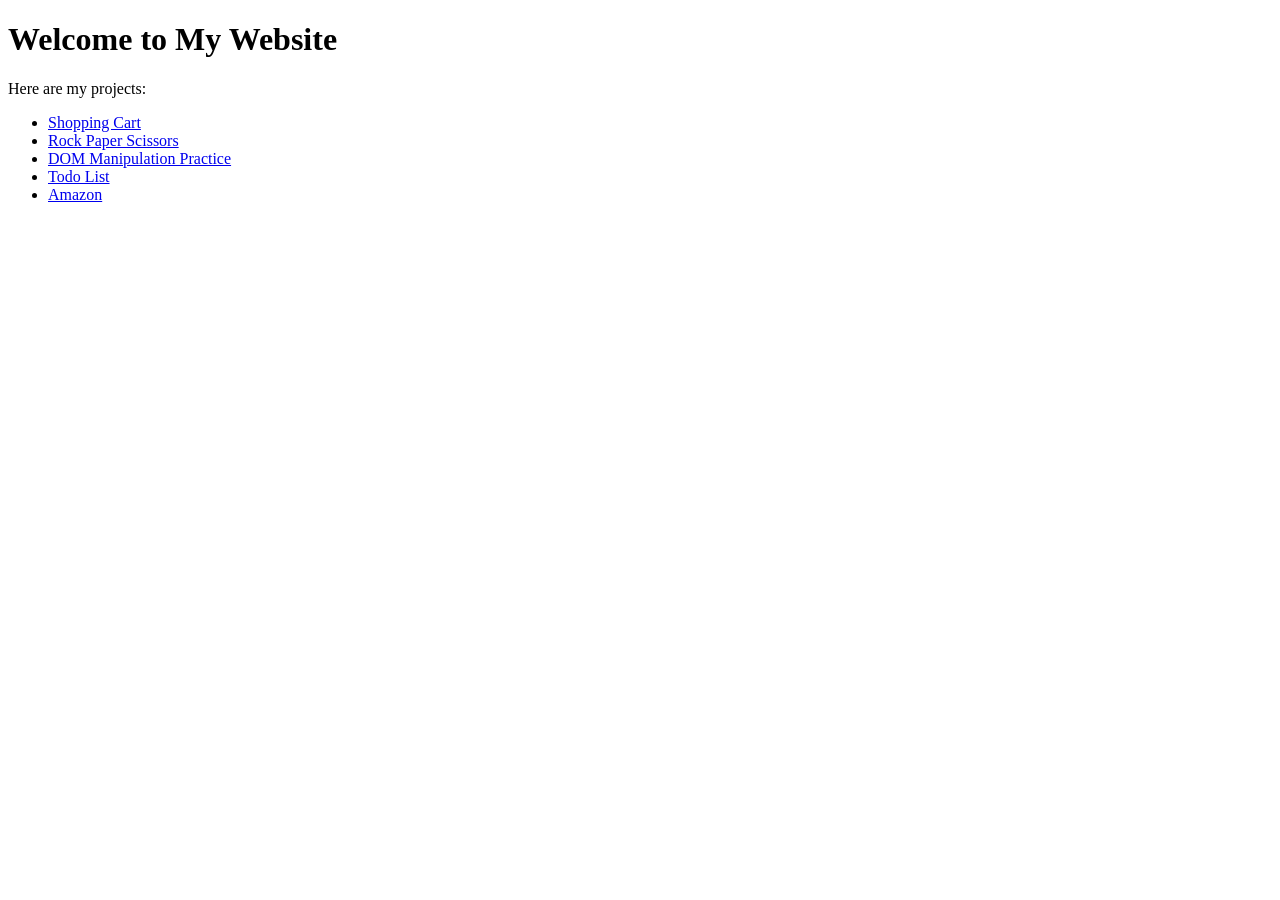
<file: index.html>
<!DOCTYPE html>
<html lang="en">
  <head>
    <meta charset="UTF-8" />
    <title>Project website</title>
  </head>
  <body>
    <h1>Welcome to My Website</h1>
    <p>Here are my projects:</p>
    <ul>
      <li><a href="05-cart.html">Shopping Cart</a></li>
      <li>
        <a href="12-rock-paper-scissors.html">Rock Paper Scissors</a>
      </li>
      <li><a href="09-dom-project.html">DOM Manipulation Practice</a></li>
      <li>
        <a href="11-todo-list.html">Todo List</a>
      </li>
      <li>
        <a href="javascript-amazon-project-main/amazon.html">Amazon</a>
      </li>
    </ul>
  </body>
</html>
</file>
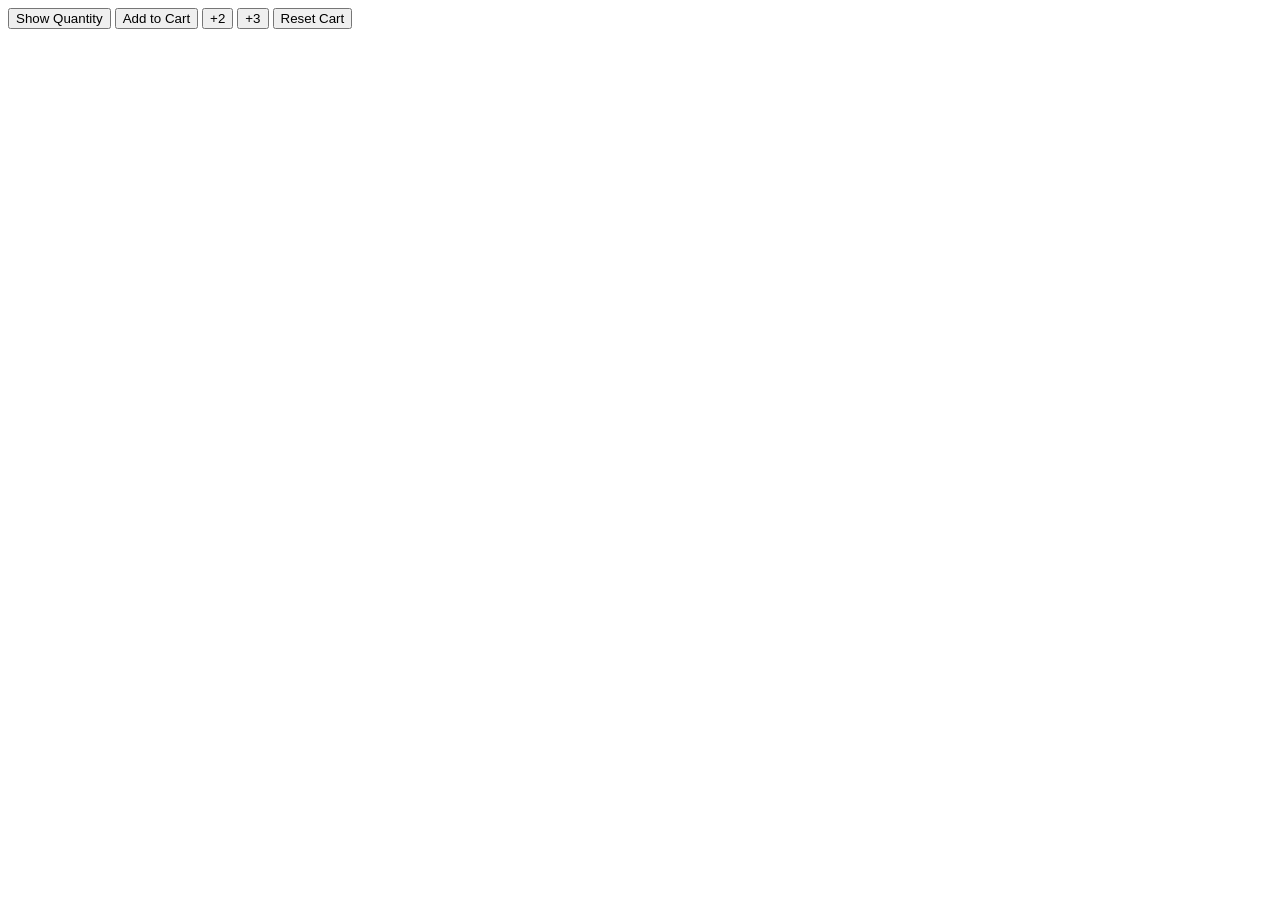
<file: 05-cart.html>
<!DOCTYPE html>
<html>
    <head>
        <title>Cart Quantity</title>
    </head>
    <body>
        <button onclick="
            console.log(`Cart quantity: ${cartQuantity}`);
        ">Show Quantity</button>
        <button onclick="cartQuantity++;
        console.log(`Cart quantity: ${cartQuantity}`)">Add to Cart</button>
        <button onclick="cartQuantity+=2;
        console.log(`Cart quantity: ${cartQuantity}`)">+2</button>
        <button onclick="cartQuantity+=3;
        console.log(`Cart quantity: ${cartQuantity}`)">+3</button>
        <button onclick="cartQuantity=0;
        console.log(`Cart was reset.`)
        console.log(`Cart quantity: ${cartQuantity}`)">Reset Cart</button>
        <script>
            let cartQuantity=0;

        </script>
    </body>
</html>
</file>
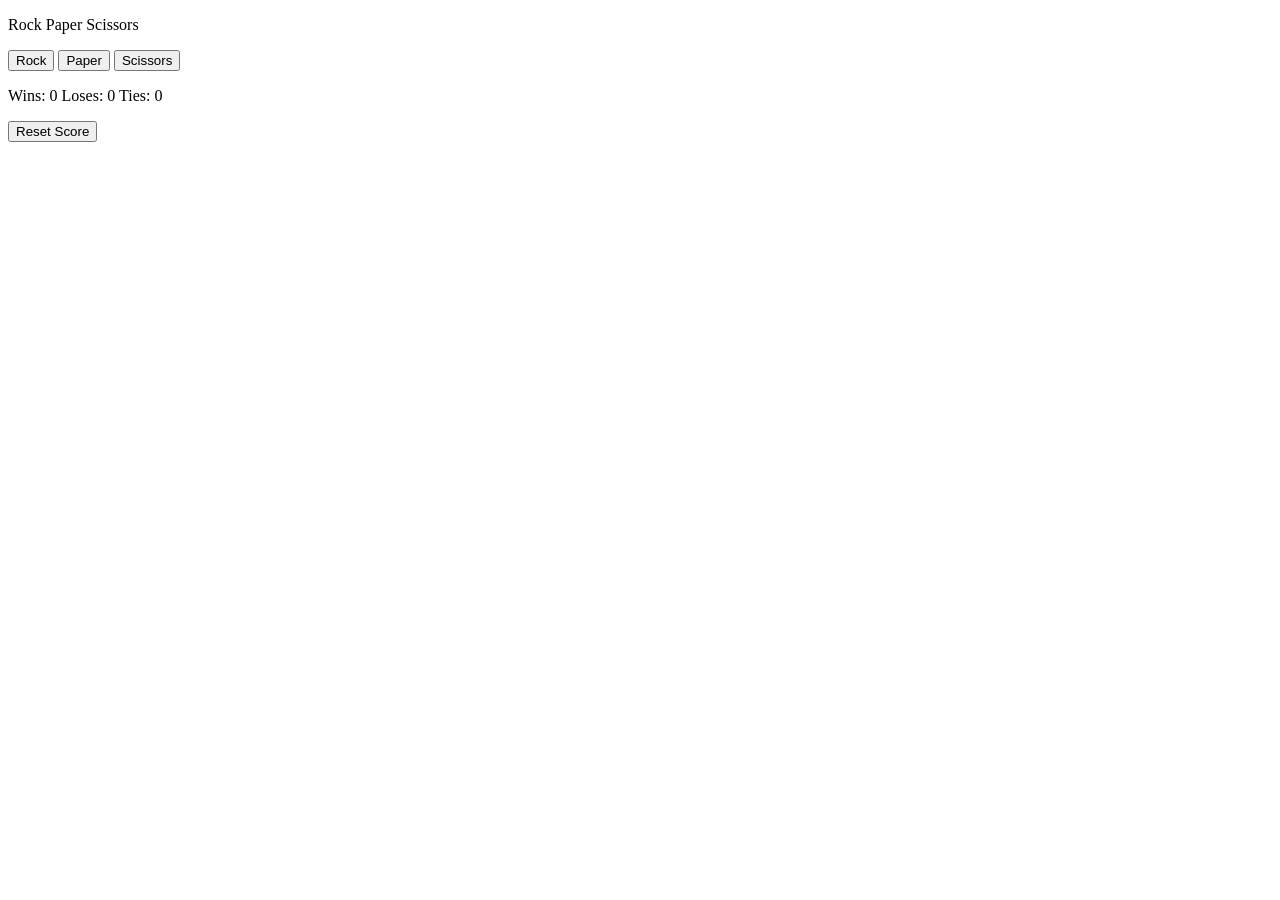
<file: 06-rock-paper-scissors.html>
<!DOCTYPE html>
<html>
    <head>
        <title>Rock Paper Scissors</title>
    </head>
    <body>
        <p>Rock Paper Scissors</p>
        <button onclick="
            playGame('rock');
        ">Rock</button>
        <button onclick="playGame('paper')">Paper</button>
        <button onclick="playGame('scissors')">Scissors</button>
        <p class="js-result"></p>
        <p class="js-moves"></p>
        <p class="js-score"></p>
        <button onclick="
            score.wins=0;
            score.loses=0;
            score.ties=0;
            localStorage.removeItem('score')
            updateScoreElement();
        ">Reset Score</button>
        <script>
            let score=JSON.parse(localStorage.getItem('score'))||{
                wins:0,
                loses:0,
                ties:0
            };
            updateScoreElement();

            function pickComputermove(){
                const randomNumber =Math.random();
                let computerMove='';
                if(randomNumber>=0&&randomNumber<1/3){
                    computerMove='rock';
                }
                else if(randomNumber>=1/3&&randomNumber<2/3){
                    computerMove='paper';
                }
                else{
                    computerMove='scissors';
                }
                return computerMove;
            }
            function playGame(playerMove){
                const computerMove=pickComputermove();
                let result='';
                if(computerMove==='rock'){
                    if(playerMove==='rock'){
                        result='Tie.'
                    }
                    else if(playerMove==='scissors'){
                        result='You lose.'
                    }
                    else{
                        result='You win.'
                    }
                }
                else if(computerMove==='paper'){
                    if(playerMove==='rock'){
                        result='You lose.'
                    }
                    else if(playerMove==='scissors'){
                        result='You win.'
                    }
                    else{
                        result='Tie.'
                    }
                }
                else{
                    if(playerMove==='rock'){
                        result='You win.'
                    }
                    else if(playerMove==='scissors'){
                        result='Tie.'
                    }
                    else{
                        result='You lose.'
                    }
                }
                if(result==='You win.'){
                    score.wins++;
                }
                else if(result==='You lose.'){
                    score.loses++;
                }
                else{
                    score.ties++;
                }
                localStorage.setItem('score',JSON.stringify(score));

                updateScoreElement();
                document.querySelector('.js-result').innerHTML=
                    result;

                document.querySelector('.js-moves').innerHTML=
                    `You ${playerMove} - ${computerMove} Computer`;
            }
            function updateScoreElement(){
                document.querySelector('.js-score').innerHTML=
                    `Wins: ${score.wins} Loses: ${score.loses} Ties: ${score.ties}`;
            }
        </script>
    </body>
</html>
</file>
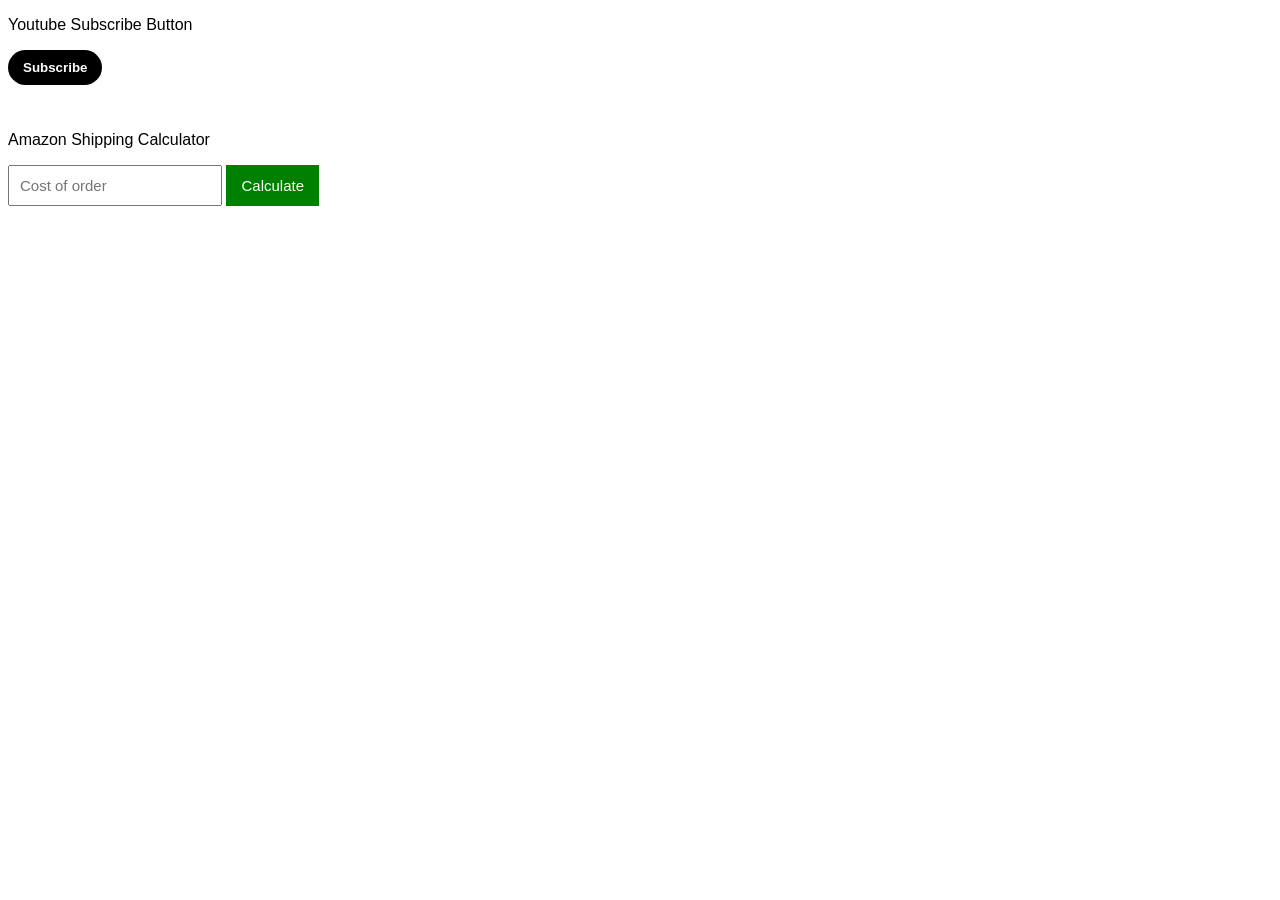
<file: 09-dom-project.html>
<!DOCTYPE html>
<html>
    <head>
        <title>DOM Project</title>
        <style>
            body{
                font-family: Arial;
            }
            .subscribe-button{
                border: none;
                background-color: black;
                color: white;
                padding-bottom: 10px;
                padding-top: 10px;
                padding-left: 15px;
                padding-right: 15px;
                font-weight: bold;
                border-radius: 50px;
                cursor:pointer;
                margin-bottom: 30px ;
            }
            .is-subscribed{
                background-color: rgb(240,240,240);
                color: black;
            }
            .cost-input{
                font-size: 15px;
                padding:10px;
            }
            .calculate-button{
                background-color: green;
                color: white;
                border: none;
                font-size: 15px;
                padding: 12px 15px;
                cursor: pointer;
            }
        </style>
    </head>
    <body>
        <p>Youtube Subscribe Button</p>
        <button onclick="
            subscribe();
        " class="js-subscribe-button subscribe-button">
            Subscribe</button>
        <p>Amazon Shipping Calculator</p>
        <input placeholder="Cost of order" class="js-cost-input cost-input" onkeydown="
            handleCostKeyDown(event);
        ">
        <button onclick="
            calculateTotalCost();
        " class="calculate-button">Calculate</button>
        <p class="js-total-cost"></p>
        <script>
            function handleCostKeyDown(event){
                if(event.key==='Enter'){
                calculateTotalCost();
            }
            }
            function calculateTotalCost(){
                const inputElement=document.querySelector('.js-cost-input')
                let cost=Number(inputElement.value);
                if(cost<40){
                    cost+=10;
                }
                document.querySelector('.js-total-cost').innerHTML=`$${cost}`
            }
            function subscribe(){
                const buttonElement = document.querySelector('.js-subscribe-button');
                if(buttonElement.innerText==='Subscribe'){
                    buttonElement.innerText='Subscribed';
                    buttonElement.classList.add('is-subscribed');
                }
                else{
                    buttonElement.innerText='Subscribe';
                    buttonElement.classList.remove('is-subscribed');
                }
            }
        </script>
    </body>
</html>
</file>
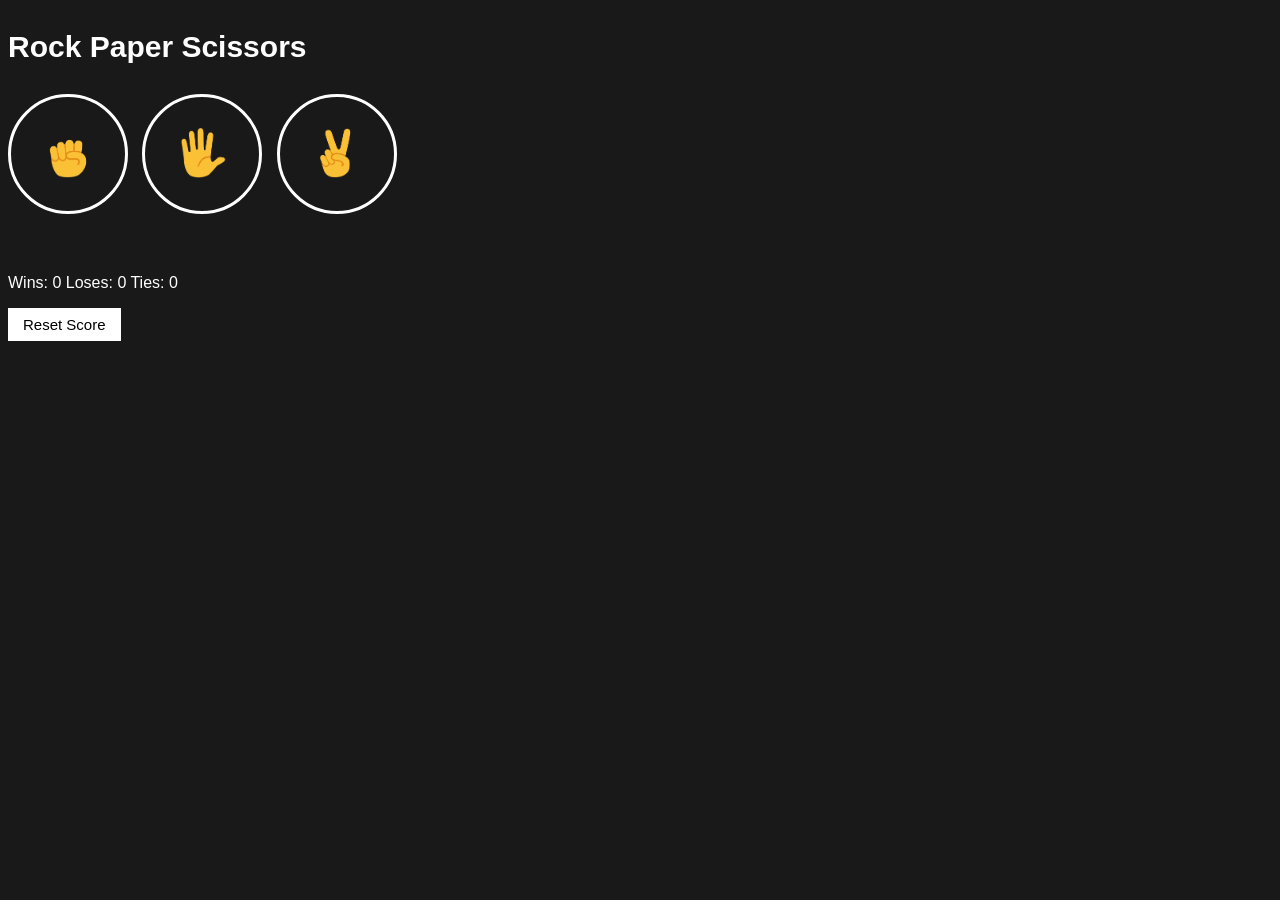
<file: 10-rock-paper-scissors.html>
<!DOCTYPE html>
<html>
  <head>
    <title>Rock Paper Scissors</title>
    <link rel="stylesheet" href="styles/10-rock-paper-scissors.css" />
  </head>
  <body>
    <p class="title">Rock Paper Scissors</p>
    <button
      onclick="
            playGame('rock');
        "
      class="move-button"
    >
      <img src="images/rock-emoji.png" class="move-icon" />
    </button>
    <button onclick="playGame('paper')" class="move-button">
      <img src="images/paper-emoji.png" class="move-icon" />
    </button>
    <button onclick="playGame('scissors')" class="move-button">
      <img src="images/scissors-emoji.png" class="move-icon" />
    </button>
    <p class="js-result result"></p>
    <p class="js-moves"></p>
    <p class="js-score score"></p>
    <button
      onclick="
            score.wins=0;
            score.loses=0;
            score.ties=0;
            localStorage.removeItem('score')
            updateScoreElement();
        "
      class="reset-score-button"
    >
      Reset Score
    </button>
    <script src="scripts/10-rock-paper-scissors.js"></script>
  </body>
</html>
</file>
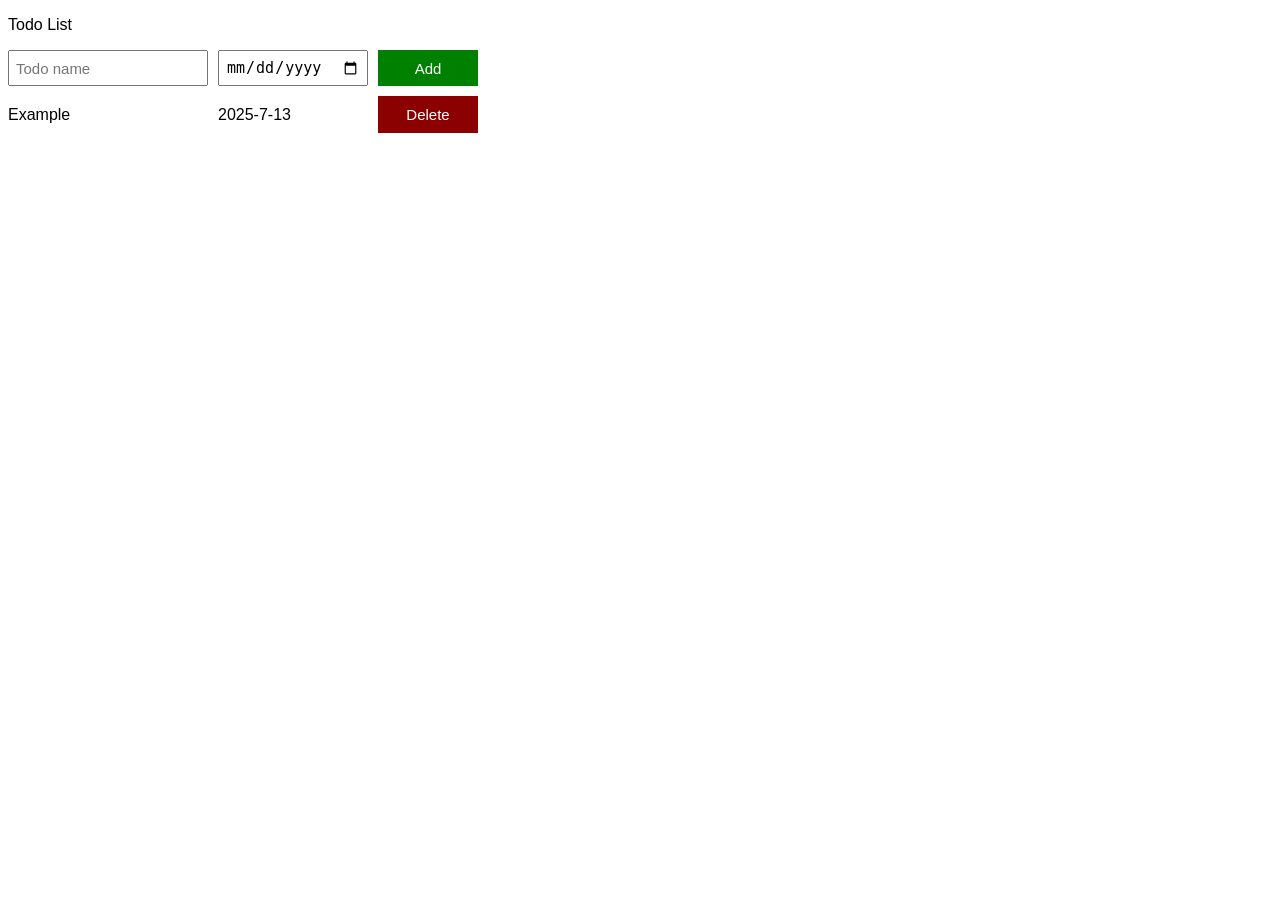
<file: 11-todo-list.html>
<!DOCTYPE html>
<html>
  <head>
    <title>Todo List</title>
    <link rel="stylesheet" href="styles/11-todo-list.css" />
  </head>
  <body>
    <p>Todo List</p>
    <div class="todo-input-grid">
      <input placeholder="Todo name" class="js-name-input name-input" />
      <input type="date" class="js-due-date-input due-date-input" />
      <button
        onclick="
      addTodo();
    "
        class="add-todo-button"
      >
        Add
      </button>
    </div>
    <div class="js-todolist todo-grid"></div>
    <script src="scripts/11-todo-list.js"></script>
  </body>
</html>
</file>
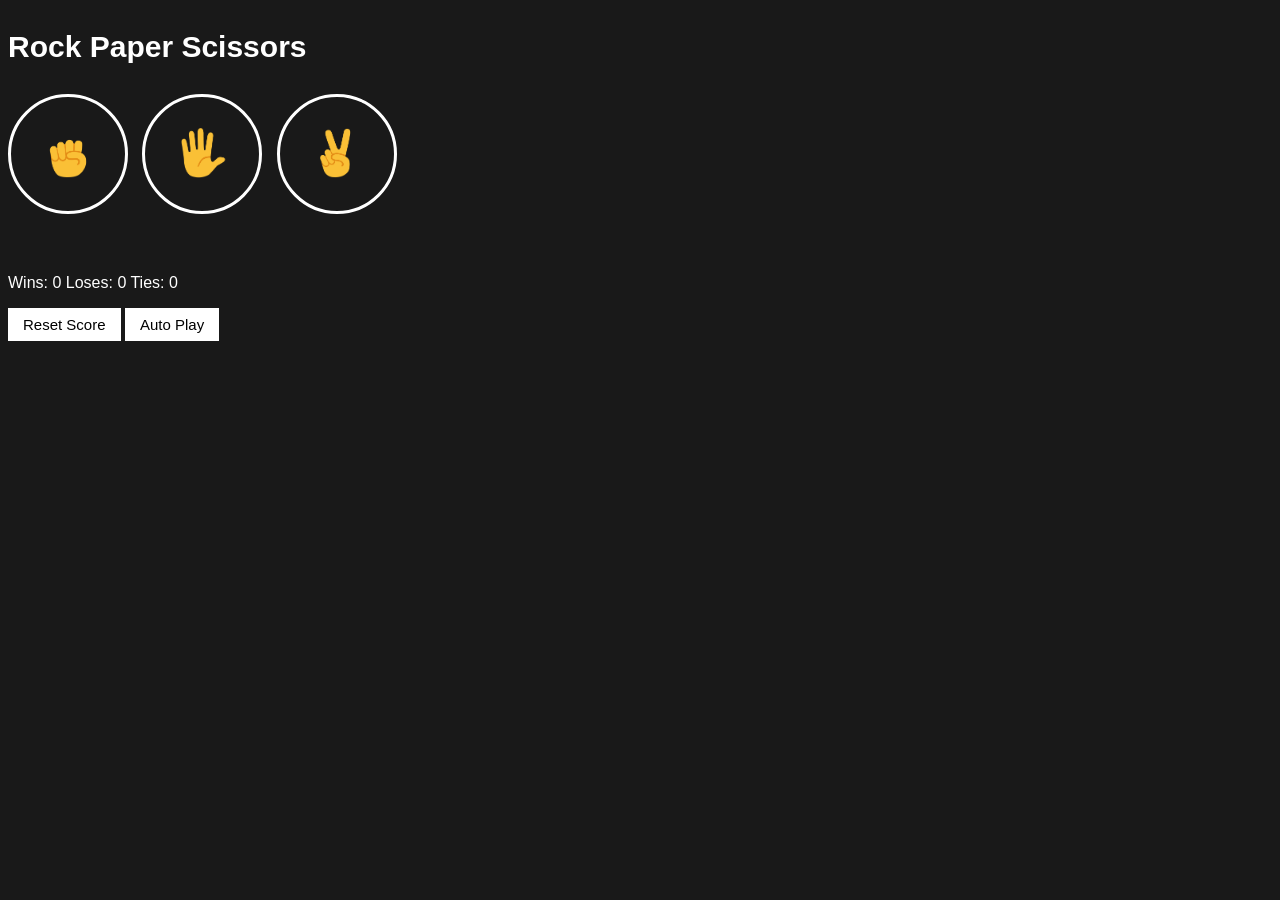
<file: 12-rock-paper-scissors.html>
<!DOCTYPE html>
<html>
  <head>
    <title>Rock Paper Scissors</title>
    <link rel="stylesheet" href="styles/12-rock-paper-scissors.css" />
  </head>
  <body>
    <p class="title">Rock Paper Scissors</p>
    <button
      onclick="
            playGame('rock');
        "
      class="move-button"
    >
      <img src="images/rock-emoji.png" class="move-icon" />
    </button>
    <button onclick="playGame('paper')" class="move-button">
      <img src="images/paper-emoji.png" class="move-icon" />
    </button>
    <button onclick="playGame('scissors')" class="move-button">
      <img src="images/scissors-emoji.png" class="move-icon" />
    </button>
    <p class="js-result result"></p>
    <p class="js-moves"></p>
    <p class="js-score score"></p>
    <button
      onclick="
            score.wins=0;
            score.loses=0;
            score.ties=0;
            localStorage.removeItem('score')
            updateScoreElement();
        "
      class="reset-score-button"
    >
      Reset Score
    </button>
    <button
      class="auto-play-button"
      onclick="
        autoplay();
    "
    >
      Auto Play
    </button>
    <script src="scripts/12-rock-paper-scissors.js"></script>
  </body>
</html>
</file>
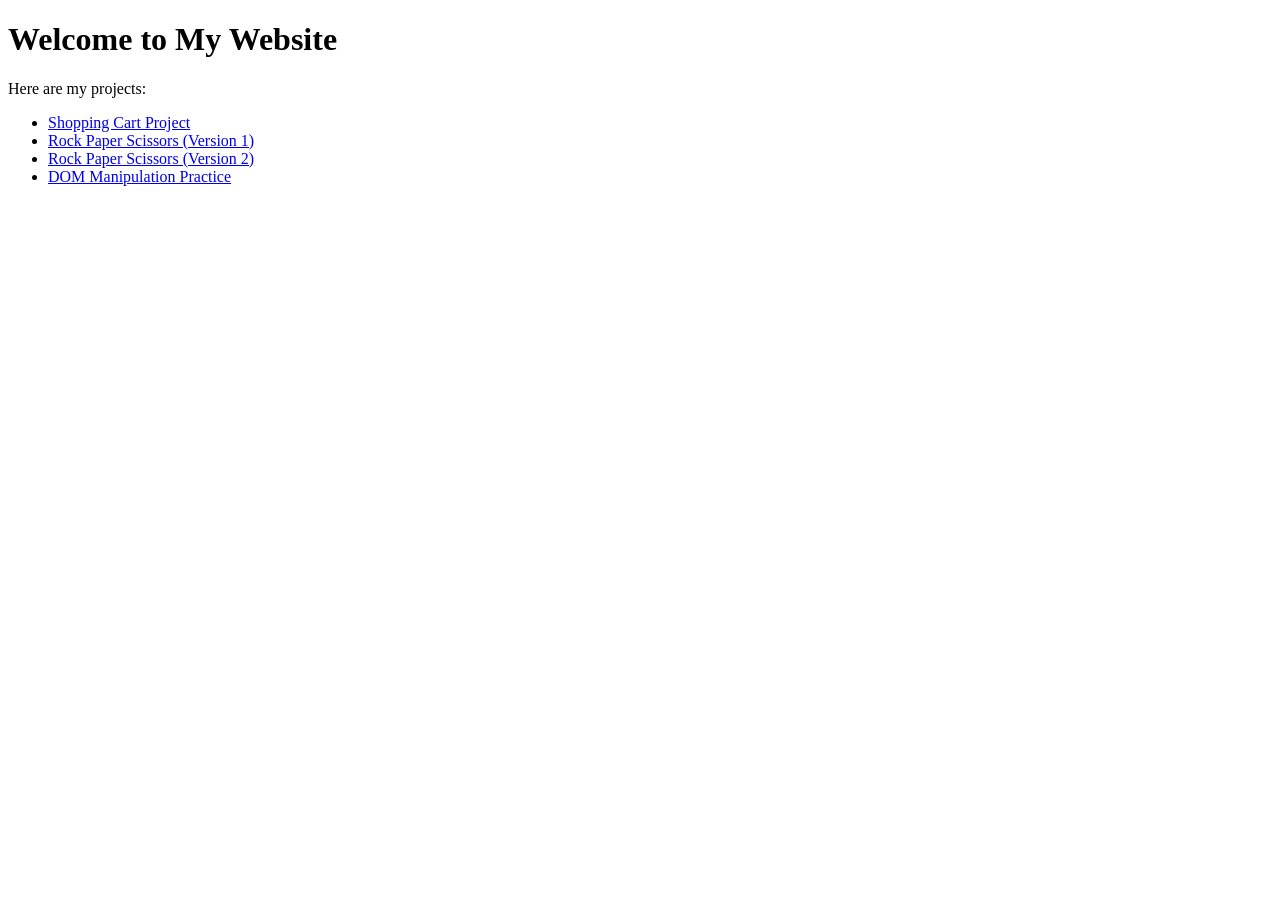
<file: website.html>
<!DOCTYPE html>
<html lang="en">
<head>
  <meta charset="UTF-8">
  <title>Project website</title>
</head>
<body>
  <h1>Welcome to My Website</h1>
  <p>Here are my projects:</p>
  <ul>
    <li><a href="05-cart.html">Shopping Cart Project</a></li>
    <li><a href="06-rock-paper-scissors.html">Rock Paper Scissors (Version 1)</a></li>
    <li><a href="10-rock-paper-scissors.html">Rock Paper Scissors (Version 2)</a></li>
    <li><a href="09-dom-project.html">DOM Manipulation Practice</a></li>
  </ul>
</body>
</html>
</file>
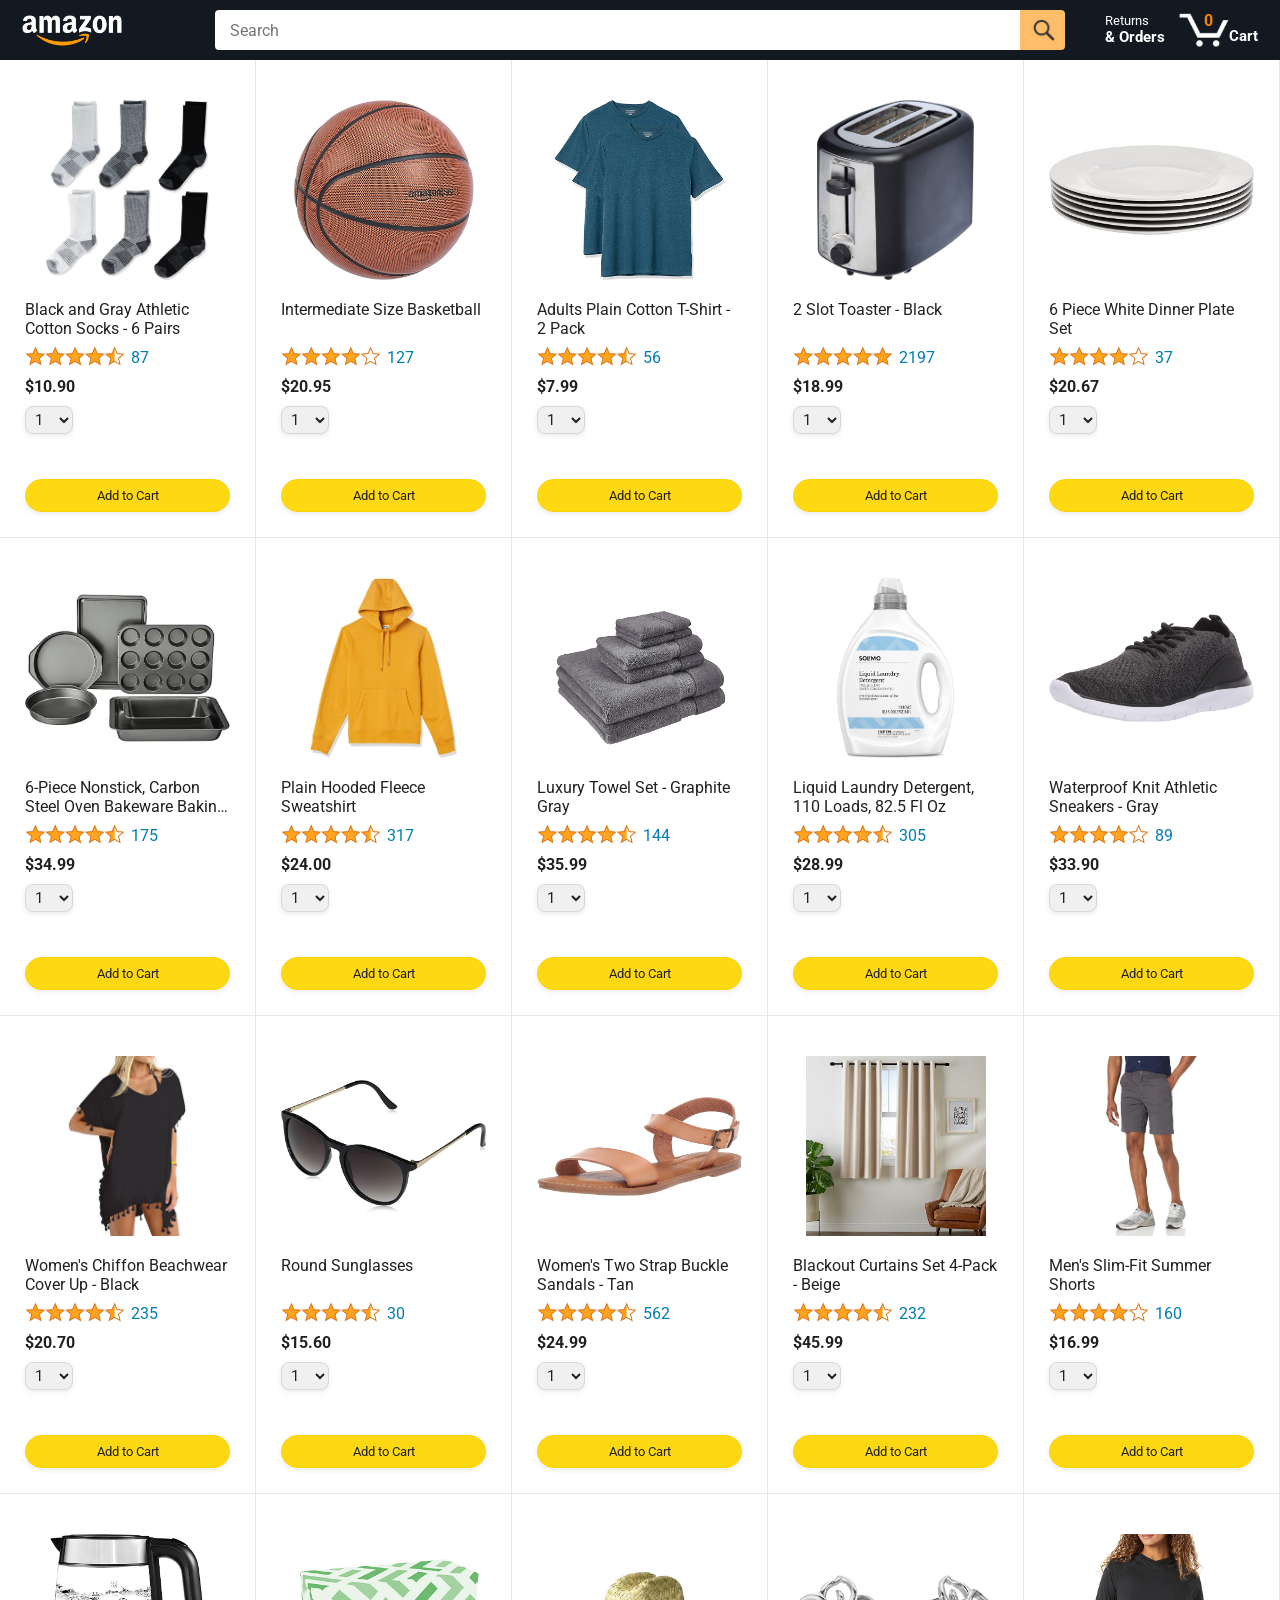
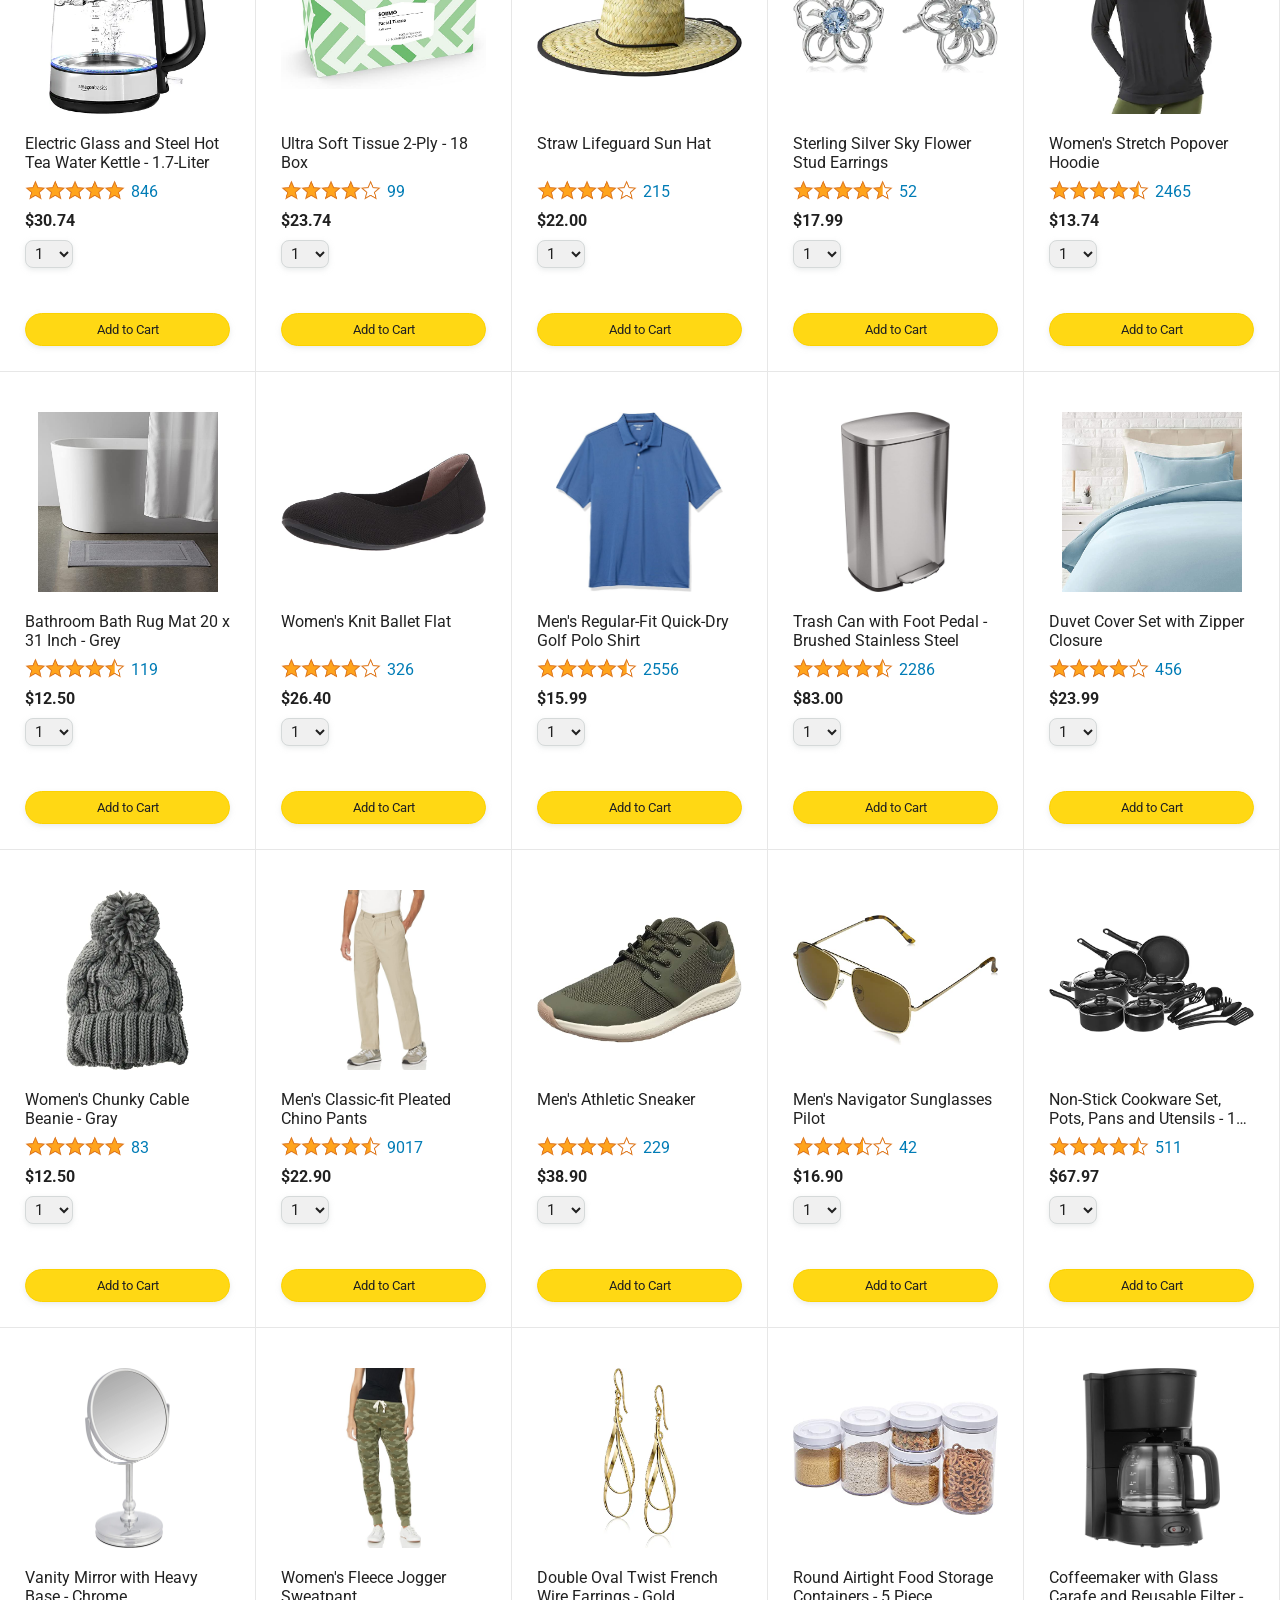
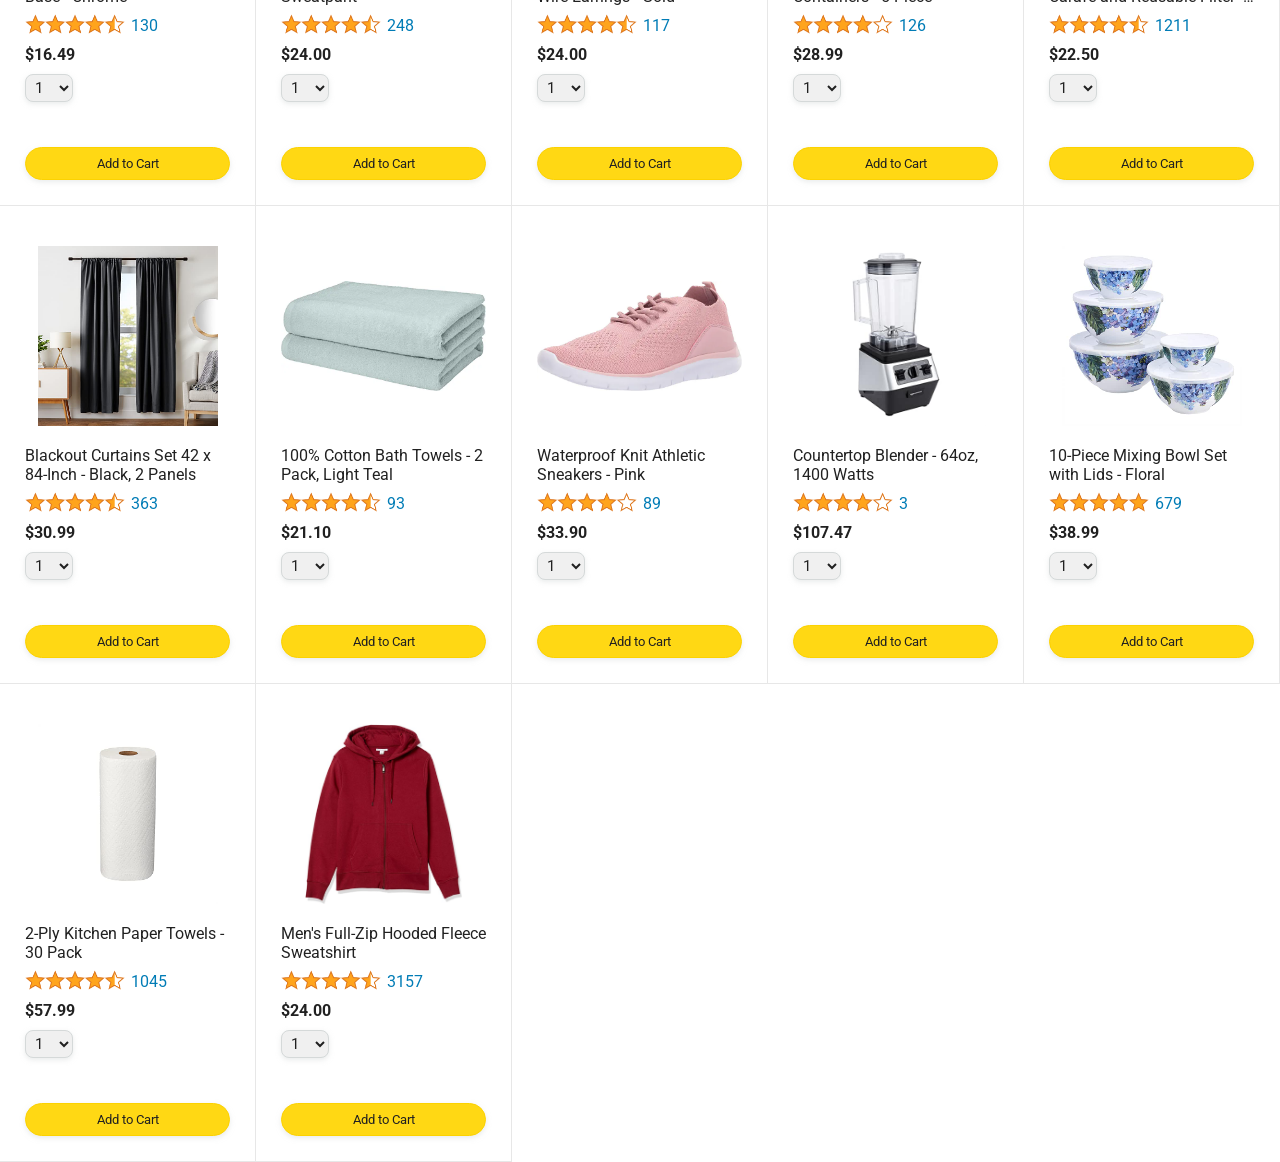
<file: javascript-amazon-project-main/amazon.html>
<!DOCTYPE html>
<html>
  <head>
    <title>Amazon Project</title>

    <!-- This code is needed for responsive design to work.
      (Responsive design = make the website look good on
      smaller screen sizes like a phone or a tablet). -->
    <meta name="viewport" content="width=device-width, initial-scale=1" />

    <!-- Load a font called Roboto from Google Fonts. -->
    <link rel="preconnect" href="https://fonts.googleapis.com" />
    <link rel="preconnect" href="https://fonts.gstatic.com" crossorigin />
    <link
      href="https://fonts.googleapis.com/css2?family=Roboto:wght@400;500;700&display=swap"
      rel="stylesheet"
    />

    <!-- Here are the CSS files for this page. -->
    <link rel="stylesheet" href="styles/shared/general.css" />
    <link rel="stylesheet" href="styles/shared/amazon-header.css" />
    <link rel="stylesheet" href="styles/pages/amazon.css" />
  </head>
  <body>
    <div class="amazon-header">
      <div class="amazon-header-left-section">
        <a href="amazon.html" class="header-link">
          <img class="amazon-logo" src="images/amazon-logo-white.png" />
          <img
            class="amazon-mobile-logo"
            src="images/amazon-mobile-logo-white.png"
          />
        </a>
      </div>

      <div class="amazon-header-middle-section">
        <input class="search-bar" type="text" placeholder="Search" />

        <button class="search-button">
          <img class="search-icon" src="images/icons/search-icon.png" />
        </button>
      </div>

      <div class="amazon-header-right-section">
        <a class="orders-link header-link" href="orders.html">
          <span class="returns-text">Returns</span>
          <span class="orders-text">& Orders</span>
        </a>

        <a class="cart-link header-link" href="checkout.html">
          <img class="cart-icon" src="images/icons/cart-icon.png" />
          <div class="cart-quantity js-cart-quantity">0</div>
          <div class="cart-text">Cart</div>
        </a>
      </div>
    </div>

    <div class="main">
      <div class="products-grid js-products-grid"></div>
    </div>
    <script type="module" src="scripts/amazon.js"></script>
  </body>
</html>
</file>
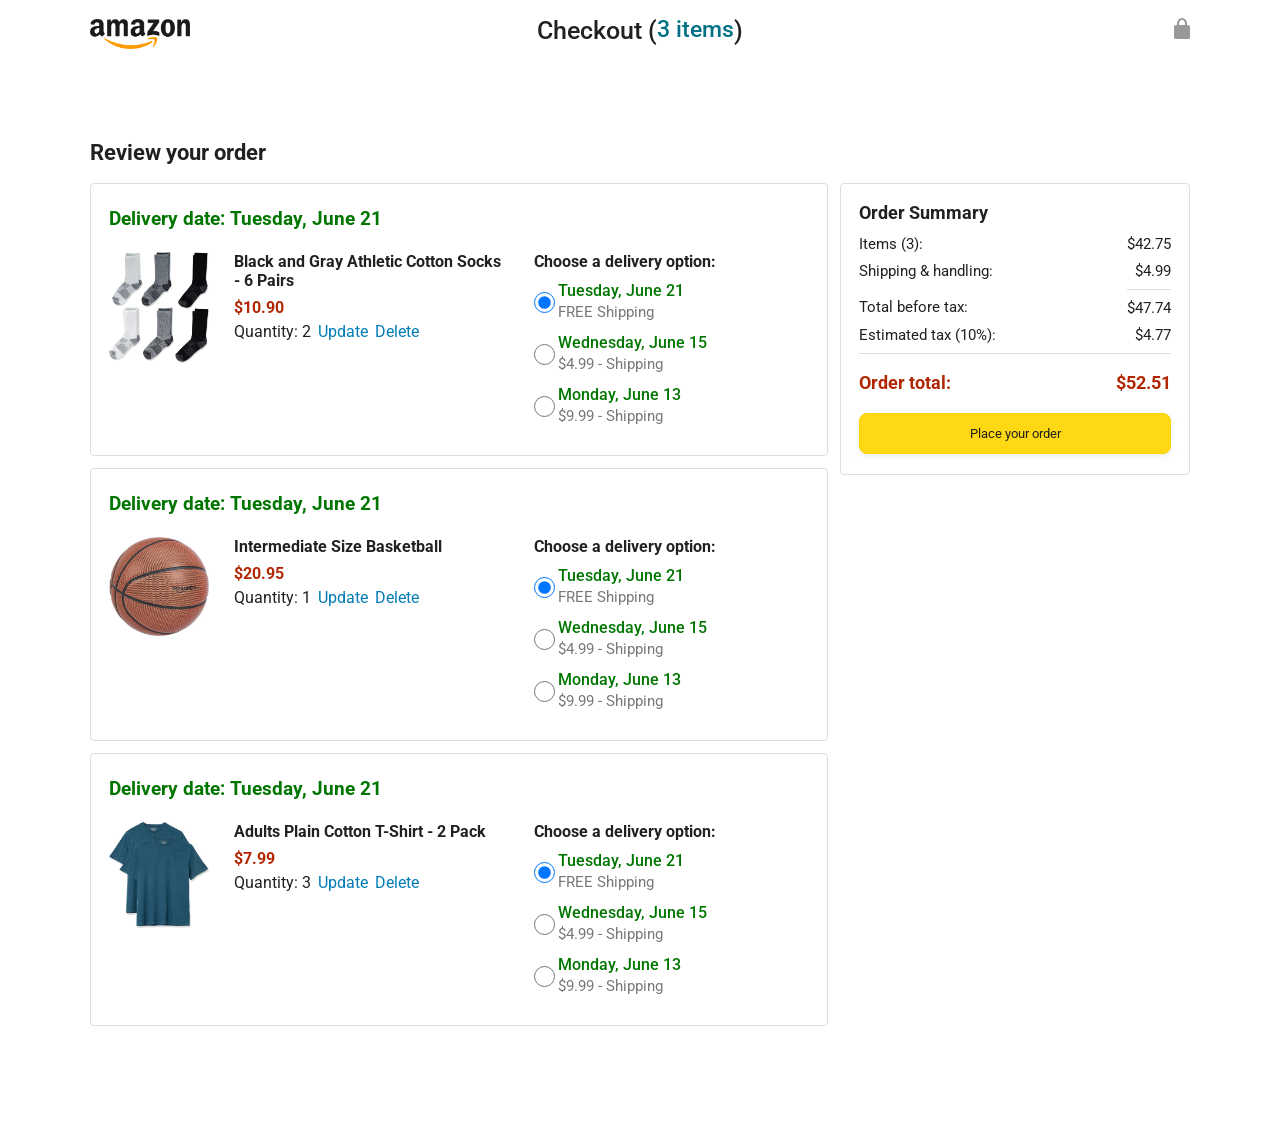
<file: javascript-amazon-project-main/checkout.html>
<!DOCTYPE html>
<html>
  <head>
    <title>Checkout</title>

    <!-- This code is needed for responsive design to work.
      (Responsive design = make the website look good on
      smaller screen sizes like a phone or a tablet). -->
    <meta name="viewport" content="width=device-width, initial-scale=1" />

    <!-- Load a font called Roboto from Google Fonts. -->
    <link rel="preconnect" href="https://fonts.googleapis.com" />
    <link rel="preconnect" href="https://fonts.gstatic.com" crossorigin />
    <link
      href="https://fonts.googleapis.com/css2?family=Roboto:wght@400;500;700&display=swap"
      rel="stylesheet"
    />

    <!-- Here are the CSS files for this page. -->
    <link rel="stylesheet" href="styles/shared/general.css" />
    <link rel="stylesheet" href="styles/pages/checkout/checkout-header.css" />
    <link rel="stylesheet" href="styles/pages/checkout/checkout.css" />
  </head>
  <body>
    <div class="checkout-header">
      <div class="header-content">
        <div class="checkout-header-left-section">
          <a href="amazon.html">
            <img class="amazon-logo" src="images/amazon-logo.png" />
            <img
              class="amazon-mobile-logo"
              src="images/amazon-mobile-logo.png"
            />
          </a>
        </div>

        <div class="checkout-header-middle-section">
          Checkout (<a class="return-to-home-link" href="amazon.html">3 items</a
          >)
        </div>

        <div class="checkout-header-right-section">
          <img src="images/icons/checkout-lock-icon.png" />
        </div>
      </div>
    </div>

    <div class="main">
      <div class="page-title">Review your order</div>

      <div class="checkout-grid">
        <div class="order-summary js-order-summary"></div>

        <div class="payment-summary">
          <div class="payment-summary-title">Order Summary</div>

          <div class="payment-summary-row">
            <div>Items (3):</div>
            <div class="payment-summary-money">$42.75</div>
          </div>

          <div class="payment-summary-row">
            <div>Shipping &amp; handling:</div>
            <div class="payment-summary-money">$4.99</div>
          </div>

          <div class="payment-summary-row subtotal-row">
            <div>Total before tax:</div>
            <div class="payment-summary-money">$47.74</div>
          </div>

          <div class="payment-summary-row">
            <div>Estimated tax (10%):</div>
            <div class="payment-summary-money">$4.77</div>
          </div>

          <div class="payment-summary-row total-row">
            <div>Order total:</div>
            <div class="payment-summary-money">$52.51</div>
          </div>

          <button class="place-order-button button-primary">
            Place your order
          </button>
        </div>
      </div>
    </div>
    <script type="module" src="scripts/checkout.js"></script>
  </body>
</html>
</file>
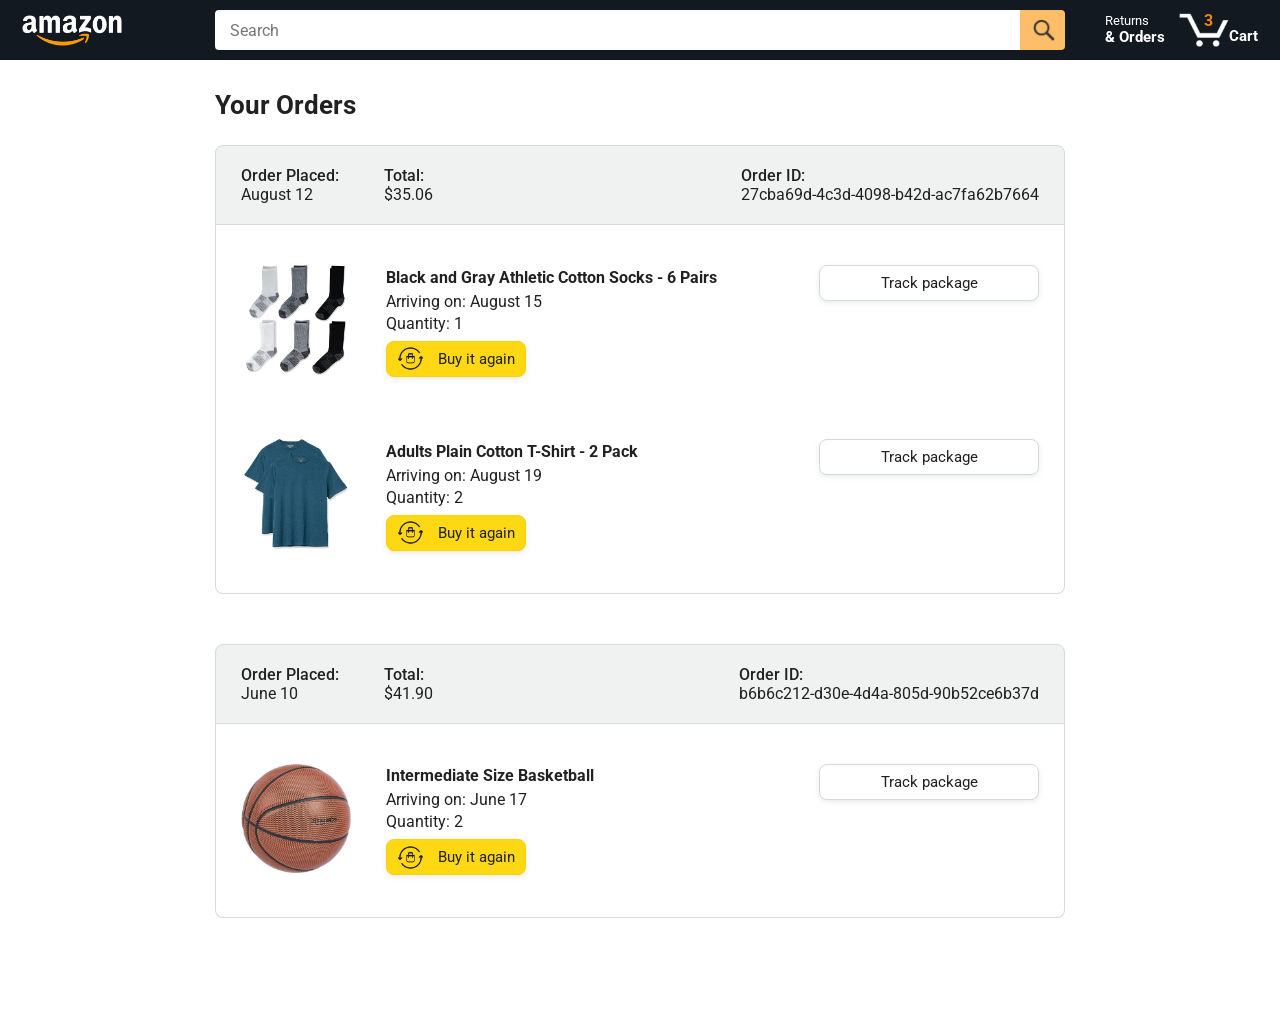
<file: javascript-amazon-project-main/orders.html>
<!DOCTYPE html>
<html>
  <head>
    <title>Orders</title>

    <!-- This code is needed for responsive design to work.
      (Responsive design = make the website look good on
      smaller screen sizes like a phone or a tablet). -->
    <meta name="viewport" content="width=device-width, initial-scale=1">

    <!-- Load a font called Roboto from Google Fonts. -->
    <link rel="preconnect" href="https://fonts.googleapis.com">
    <link rel="preconnect" href="https://fonts.gstatic.com" crossorigin>
    <link href="https://fonts.googleapis.com/css2?family=Roboto:wght@400;500;700&display=swap" rel="stylesheet">

    <!-- Here are the CSS files for this page. -->
    <link rel="stylesheet" href="styles/shared/general.css">
    <link rel="stylesheet" href="styles/shared/amazon-header.css">
    <link rel="stylesheet" href="styles/pages/orders.css">
  </head>
  <body>
    <div class="amazon-header">
      <div class="amazon-header-left-section">
        <a href="amazon.html" class="header-link">
          <img class="amazon-logo"
            src="images/amazon-logo-white.png">
          <img class="amazon-mobile-logo"
            src="images/amazon-mobile-logo-white.png">
        </a>
      </div>

      <div class="amazon-header-middle-section">
        <input class="search-bar" type="text" placeholder="Search">

        <button class="search-button">
          <img class="search-icon" src="images/icons/search-icon.png">
        </button>
      </div>

      <div class="amazon-header-right-section">
        <a class="orders-link header-link" href="orders.html">
          <span class="returns-text">Returns</span>
          <span class="orders-text">& Orders</span>
        </a>

        <a class="cart-link header-link" href="checkout.html">
          <img class="cart-icon" src="images/icons/cart-icon.png">
          <div class="cart-quantity">3</div>
          <div class="cart-text">Cart</div>
        </a>
      </div>
    </div>

    <div class="main">
      <div class="page-title">Your Orders</div>

      <div class="orders-grid">
        <div class="order-container">
          
          <div class="order-header">
            <div class="order-header-left-section">
              <div class="order-date">
                <div class="order-header-label">Order Placed:</div>
                <div>August 12</div>
              </div>
              <div class="order-total">
                <div class="order-header-label">Total:</div>
                <div>$35.06</div>
              </div>
            </div>

            <div class="order-header-right-section">
              <div class="order-header-label">Order ID:</div>
              <div>27cba69d-4c3d-4098-b42d-ac7fa62b7664</div>
            </div>
          </div>

          <div class="order-details-grid">
            <div class="product-image-container">
              <img src="images/products/athletic-cotton-socks-6-pairs.jpg">
            </div>

            <div class="product-details">
              <div class="product-name">
                Black and Gray Athletic Cotton Socks - 6 Pairs
              </div>
              <div class="product-delivery-date">
                Arriving on: August 15
              </div>
              <div class="product-quantity">
                Quantity: 1
              </div>
              <button class="buy-again-button button-primary">
                <img class="buy-again-icon" src="images/icons/buy-again.png">
                <span class="buy-again-message">Buy it again</span>
              </button>
            </div>

            <div class="product-actions">
              <a href="tracking.html">
                <button class="track-package-button button-secondary">
                  Track package
                </button>
              </a>
            </div>

            <div class="product-image-container">
              <img src="images/products/adults-plain-cotton-tshirt-2-pack-teal.jpg">
            </div>

            <div class="product-details">
              <div class="product-name">
                Adults Plain Cotton T-Shirt - 2 Pack
              </div>
              <div class="product-delivery-date">
                Arriving on: August 19
              </div>
              <div class="product-quantity">
                Quantity: 2
              </div>
              <button class="buy-again-button button-primary">
                <img class="buy-again-icon" src="images/icons/buy-again.png">
                <span class="buy-again-message">Buy it again</span>
              </button>
            </div>

            <div class="product-actions">
              <a href="tracking.html">
                <button class="track-package-button button-secondary">
                  Track package
                </button>
              </a>
            </div>
          </div>
        </div>

        <div class="order-container">

          <div class="order-header">
            <div class="order-header-left-section">
              <div class="order-date">
                <div class="order-header-label">Order Placed:</div>
                <div>June 10</div>
              </div>
              <div class="order-total">
                <div class="order-header-label">Total:</div>
                <div>$41.90</div>
              </div>
            </div>

            <div class="order-header-right-section">
              <div class="order-header-label">Order ID:</div>
              <div>b6b6c212-d30e-4d4a-805d-90b52ce6b37d</div>
            </div>
          </div>

          <div class="order-details-grid">
            <div class="product-image-container">
              <img src="images/products/intermediate-composite-basketball.jpg">
            </div>

            <div class="product-details">
              <div class="product-name">
                Intermediate Size Basketball
              </div>
              <div class="product-delivery-date">
                Arriving on: June 17
              </div>
              <div class="product-quantity">
                Quantity: 2
              </div>
              <button class="buy-again-button button-primary">
                <img class="buy-again-icon" src="images/icons/buy-again.png">
                <span class="buy-again-message">Buy it again</span>
              </button>
            </div>

            <div class="product-actions">
              <a href="tracking.html">
                <button class="track-package-button button-secondary">
                  Track package
                </button>
              </a>
            </div>
          </div>
        </div>
      </div>
    </div>
  </body>
</html>
</file>
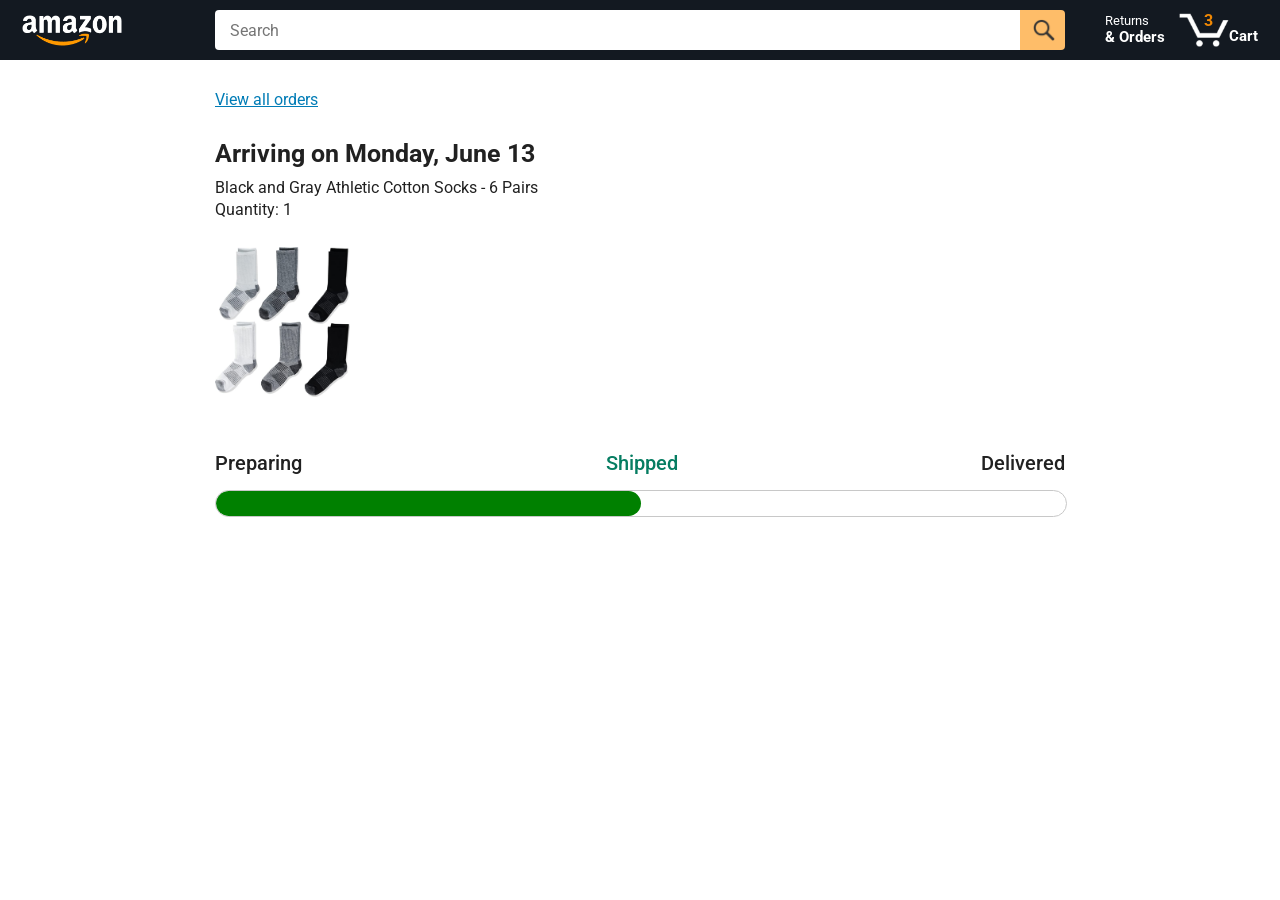
<file: javascript-amazon-project-main/tracking.html>
<!DOCTYPE html>
<html>
  <head>
    <title>Tracking</title>

    <!-- This code is needed for responsive design to work.
      (Responsive design = make the website look good on
      smaller screen sizes like a phone or a tablet). -->
    <meta name="viewport" content="width=device-width, initial-scale=1">

    <!-- Load a font called Roboto from Google Fonts. -->
    <link rel="preconnect" href="https://fonts.googleapis.com">
    <link rel="preconnect" href="https://fonts.gstatic.com" crossorigin>
    <link href="https://fonts.googleapis.com/css2?family=Roboto:wght@400;500;700&display=swap" rel="stylesheet">

    <!-- Here are the CSS files for this page. -->
    <link rel="stylesheet" href="styles/shared/general.css">
    <link rel="stylesheet" href="styles/shared/amazon-header.css">
    <link rel="stylesheet" href="styles/pages/tracking.css">
  </head>
  <body>
    <div class="amazon-header">
      <div class="amazon-header-left-section">
        <a href="amazon.html" class="header-link">
          <img class="amazon-logo"
            src="images/amazon-logo-white.png">
          <img class="amazon-mobile-logo"
            src="images/amazon-mobile-logo-white.png">
        </a>
      </div>

      <div class="amazon-header-middle-section">
        <input class="search-bar" type="text" placeholder="Search">

        <button class="search-button">
          <img class="search-icon" src="images/icons/search-icon.png">
        </button>
      </div>

      <div class="amazon-header-right-section">
        <a class="orders-link header-link" href="orders.html">
          <span class="returns-text">Returns</span>
          <span class="orders-text">& Orders</span>
        </a>

        <a class="cart-link header-link" href="checkout.html">
          <img class="cart-icon" src="images/icons/cart-icon.png">
          <div class="cart-quantity">3</div>
          <div class="cart-text">Cart</div>
        </a>
      </div>
    </div>

    <div class="main">
      <div class="order-tracking">
        <a class="back-to-orders-link link-primary" href="orders.html">
          View all orders
        </a>

        <div class="delivery-date">
          Arriving on Monday, June 13
        </div>

        <div class="product-info">
          Black and Gray Athletic Cotton Socks - 6 Pairs
        </div>

        <div class="product-info">
          Quantity: 1
        </div>

        <img class="product-image" src="images/products/athletic-cotton-socks-6-pairs.jpg">

        <div class="progress-labels-container">
          <div class="progress-label">
            Preparing
          </div>
          <div class="progress-label current-status">
            Shipped
          </div>
          <div class="progress-label">
            Delivered
          </div>
        </div>

        <div class="progress-bar-container">
          <div class="progress-bar"></div>
        </div>
      </div>
    </div>
  </body>
</html>
</file>
<file: styles/10-rock-paper-scissors.css>
body {
  background-color: rgb(25, 25, 25);
  color: white;
  font-family: Arial;
}
.title {
  font-size: 30px;
  font-weight: bold;
}
.move-icon {
  height: 50px;
}
.move-button {
  background-color: transparent;
  border: 3px solid white;
  width: 120px;
  height: 120px;
  border-radius: 60px;
  margin-right: 10px;
  cursor: pointer;
}
.result {
  font-size: 25px;
  font-weight: bold;
  margin-top: 50px;
}
.score {
  margin-top: 60px;
}
.reset-score-button {
  background-color: white;
  border: none;
  font-size: 15px;
  padding: 8px 15px;
  cursor: pointer;
}
</file>
<file: styles/11-todo-list.css>
body {
  font-family: Arial;
}

.todo-grid,
.todo-input-grid {
  display: grid;
  grid-template-columns: 200px 150px 100px;
  column-gap: 10px;
  row-gap: 10px;
  align-items: center;
}

.todo-input-grid {
  margin-bottom: 10px;
  align-items: stretch;
}

.name-input,
.due-date-input {
  font-size: 15px;
  padding: 6px;
}

.add-todo-button {
  background-color: green;
  color: white;
  border: none;
  font-size: 15px;
  cursor: pointer;
}

.delete-todo-button {
  background-color: darkred;
  color: white;
  border: none;
  font-size: 15px;
  cursor: pointer;
  padding-top: 10px;
  padding-bottom: 10px;
}
</file>
<file: styles/12-rock-paper-scissors.css>
body {
  background-color: rgb(25, 25, 25);
  color: white;
  font-family: Arial;
}
.title {
  font-size: 30px;
  font-weight: bold;
}
.move-icon {
  height: 50px;
}
.move-button {
  background-color: transparent;
  border: 3px solid white;
  width: 120px;
  height: 120px;
  border-radius: 60px;
  margin-right: 10px;
  cursor: pointer;
}
.result {
  font-size: 25px;
  font-weight: bold;
  margin-top: 50px;
}
.score {
  margin-top: 60px;
}
.reset-score-button,
.auto-play-button {
  background-color: white;
  border: none;
  font-size: 15px;
  padding: 8px 15px;
  cursor: pointer;
}
</file>
<file: javascript-amazon-project-main/styles/shared/general.css>
body {
  font-family: Roboto, Arial;
  color: rgb(33, 33, 33);
  /* The <body> element has a default margin of 8px
     on all sides. This removes the default margins. */
  margin: 0;
}

/* <p> elements have a default margin on the top
   and bottom. This removes the default margins. */
p {
  margin: 0;
}

button {
  cursor: pointer;
}

select {
  cursor: pointer;
}

input, select, button {
  font-family: Roboto, Arial;
}

.button-primary {
  color: rgb(33, 33, 33);
  background-color: rgb(255, 216, 20);
  border: 1px solid rgb(252, 210, 0);
  border-radius: 8px;
  cursor: pointer;
  box-shadow: 0 2px 5px rgba(213, 217, 217, 0.5);
}

.button-primary:hover {
  background-color: rgb(247, 202, 0);
  border: 1px solid rgb(242, 194, 0);
}

.button-primary:active {
  background: rgb(255, 216, 20);
  border-color: rgb(252, 210, 0);
  box-shadow: none;
}

.button-secondary {
  color: rgb(33, 33, 33);
  background: white;
  border: 1px solid rgb(213, 217, 217);
  border-radius: 8px;
  cursor: pointer;
  box-shadow: 0 2px 5px rgba(213, 217, 217, 0.5);
}

.button-secondary:hover {
  background-color: rgb(247, 250, 250);
}

.button-secondary:active {
  background-color: rgb(237, 253, 255);
  box-shadow: none;
}

/* These styles will limit text to 2 lines. Anything
   beyond 2 lines will be replaced with "..."
   You can find this code by using an A.I. tool or by
   searching in Google.
   https://css-tricks.com/almanac/properties/l/line-clamp/ */
.limit-text-to-2-lines {
  display: -webkit-box;
  -webkit-line-clamp: 2;
  -webkit-box-orient: vertical;
  overflow: hidden;
}

.link-primary {
  color: rgb(1, 124, 182);
  cursor: pointer;
}

.link-primary:hover {
  color: rgb(196, 80, 0);
}

/* Styles for dropdown selectors. */
select {
  color: rgb(33, 33, 33);
  background-color: rgb(240, 240, 240);
  border: 1px solid rgb(213, 217, 217);
  border-radius: 8px;
  padding: 3px 5px;
  font-size: 15px;
  cursor: pointer;
  box-shadow: 0 2px 5px rgba(213, 217, 217, 0.5);
}

select:focus,
input:focus {
  outline: 2px solid rgb(255, 153, 0);
}
</file>
<file: javascript-amazon-project-main/styles/shared/amazon-header.css>
.amazon-header {
  background-color: rgb(19, 25, 33);
  color: white;
  padding-left: 15px;
  padding-right: 15px;

  display: flex;
  align-items: center;
  justify-content: space-between;

  position: fixed;
  top: 0;
  left: 0;
  right: 0;
  height: 60px;
}

.amazon-header-left-section {
  width: 180px;
}

@media (max-width: 800px) {
  .amazon-header-left-section {
    width: unset;
  }
}

.header-link {
  display: inline-block;
  padding: 6px;
  border-radius: 2px;
  cursor: pointer;
  text-decoration: none;
  border: 1px solid rgba(0, 0, 0, 0);
}

.header-link:hover {
  border: 1px solid white;
}

.amazon-logo {
  width: 100px;
  margin-top: 5px;
}

.amazon-mobile-logo {
  display: none;
}

@media (max-width: 575px) {
  .amazon-logo {
    display: none;
  }

  .amazon-mobile-logo {
    display: block;
    height: 35px;
    margin-top: 5px;
  }
}

.amazon-header-middle-section {
  flex: 1;
  max-width: 850px;
  margin-left: 10px;
  margin-right: 10px;
  display: flex;
}

.search-bar {
  flex: 1;
  width: 0;
  font-size: 16px;
  height: 38px;
  padding-left: 15px;
  border: none;
  border-top-left-radius: 4px;
  border-bottom-left-radius: 4px;
  border-top-right-radius: 0;
  border-bottom-right-radius: 0;
}

.search-button {
  background-color: rgb(254, 189, 105);
  border: none;
  width: 45px;
  height: 40px;
  border-top-right-radius: 4px;
  border-bottom-right-radius: 4px;
  flex-shrink: 0;
}

.search-icon {
  height: 22px;
  margin-left: 2px;
  margin-top: 3px;
}

.amazon-header-right-section {
  width: 180px;
  flex-shrink: 0;
  display: flex;
  justify-content: end;
}

.orders-link {
  color: white;
}

.returns-text {
  display: block;
  font-size: 13px;
}

.orders-text {
  display: block;
  font-size: 15px;
  font-weight: 700;
}

.cart-link {
  color: white;
  display: flex;
  align-items: center;
  position: relative;
}

.cart-icon {
  width: 50px;
}

.cart-text {
  margin-top: 12px;
  font-size: 15px;
  font-weight: 700;
}

.cart-quantity {
  color: rgb(240, 136, 4);
  font-size: 16px;
  font-weight: 700;

  position: absolute;
  top: 4px;
  left: 22px;
  
  width: 26px;
  text-align: center;
}
</file>
<file: javascript-amazon-project-main/styles/pages/amazon.css>
.main {
  margin-top: 60px;
}

.products-grid {
  display: grid;

  /* - In CSS Grid, 1fr means a column will take up the
       remaining space in the grid.
     - If we write 1fr 1fr ... 1fr; 8 times, this will
       divide the grid into 8 columns, each taking up an
       equal amount of the space.
     - repeat(8, 1fr); is a shortcut for repeating "1fr"
       8 times (instead of typing out "1fr" 8 times).
       repeat(...) is a special property that works with
       display: grid; */
  grid-template-columns: repeat(8, 1fr);
}

/* @media is used to create responsive design (making the
   website look good on any screen size). This @media
   means when the screen width is 2000px or less, we
   will divide the grid into 7 columns instead of 8. */
@media (max-width: 2000px) {
  .products-grid {
    grid-template-columns: repeat(7, 1fr);
  }
}

/* This @media means when the screen width is 1600px or
   less, we will divide the grid into 6 columns. */
@media (max-width: 1600px) {
  .products-grid {
    grid-template-columns: repeat(6, 1fr);
  }
}

@media (max-width: 1300px) {
  .products-grid {
    grid-template-columns: repeat(5, 1fr);
  }
}

@media (max-width: 1000px) {
  .products-grid {
    grid-template-columns: repeat(4, 1fr);
  }
}

@media (max-width: 800px) {
  .products-grid {
    grid-template-columns: repeat(3, 1fr);
  }
}

@media (max-width: 575px) {
  .products-grid {
    grid-template-columns: repeat(2, 1fr);
  }
}

@media (max-width: 450px) {
  .products-grid {
    grid-template-columns: 1fr;
  }
}

.product-container {
  padding-top: 40px;
  padding-bottom: 25px;
  padding-left: 25px;
  padding-right: 25px;

  border-right: 1px solid rgb(231, 231, 231);
  border-bottom: 1px solid rgb(231, 231, 231);

  display: flex;
  flex-direction: column;
}

.product-image-container {
  display: flex;
  justify-content: center;
  align-items: center;

  height: 180px;
  margin-bottom: 20px;
}

.product-image {
  /* Images will overflow their container by default. To
    prevent this, we set max-width and max-height to 100%
    so they stay inside their container. */
  max-width: 100%;
  max-height: 100%;
}

.product-name {
  height: 40px;
  margin-bottom: 5px;
}

.product-rating-container {
  display: flex;
  align-items: center;
  margin-bottom: 10px;
}

.product-rating-stars {
  width: 100px;
  margin-right: 6px;
}

.product-rating-count {
  color: rgb(1, 124, 182);
  cursor: pointer;
  margin-top: 3px;
}

.product-price {
  font-weight: 700;
  margin-bottom: 10px;
}

.product-quantity-container {
  margin-bottom: 17px;
}

.product-spacer {
  flex: 1;
}

.added-to-cart {
  color: rgb(6, 125, 98);
  font-size: 16px;

  display: flex;
  align-items: center;
  margin-bottom: 8px;

  /* At first, the "Added to cart" message will
     be invisible. Use JavaScript to change the
     opacity and make it visible. */
  opacity: 0;
}

.added-to-cart img {
  height: 20px;
  margin-right: 5px;
}

.add-to-cart-button {
  width: 100%;
  padding: 8px;
  border-radius: 50px;
}
</file>
<file: javascript-amazon-project-main/styles/pages/checkout/checkout-header.css>
.checkout-header {
  height: 60px;
  padding-left: 30px;
  padding-right: 30px;
  background-color: white;

  display: flex;
  justify-content: center;

  position: fixed;
  top: 0;
  left: 0;
  right: 0;
  z-index: 1000;
}

.header-content {
  width: 100%;
  max-width: 1100px;

  display: flex;
  align-items: center;
}

.checkout-header-left-section {
  width: 150px;
}

.amazon-logo {
  width: 100px;
  margin-top: 12px;
}

.amazon-mobile-logo {
  display: none;
}

/* @media is used to create responsive design (making the
   website look good on any screen size). This @media
   means when the screen width is 575px or less, different
   styles (inside the {...}) will be applied. */
@media (max-width: 575px) {
  .checkout-header-left-section {
    width: auto;
  }

  .amazon-logo {
    display: none;
  }

  .amazon-mobile-logo {
    display: inline-block;
    height: 35px;
    margin-top: 5px;
  }
}

.checkout-header-middle-section {
  flex: 1;
  flex-shrink: 0;
  text-align: center;

  font-size: 25px;
  font-weight: 500;

  display: flex;
  justify-content: center;
}

.return-to-home-link {
  color: rgb(0, 113, 133);
  font-size: 23px;
  text-decoration: none;
  cursor: pointer;
}

@media (max-width: 1000px) {
  .checkout-header-middle-section {
    font-size: 20px;
    margin-right: 60px;
  }

  .return-to-home-link {
    font-size: 18px;
  }
}

@media (max-width: 575px) {
  .checkout-header-middle-section {
    margin-right: 5px;
  }
}

.checkout-header-right-section {
  text-align: right;
  width: 150px;
}

@media (max-width: 1000px) {
  .checkout-header-right-section {
    width: auto;
  }
}
</file>
<file: javascript-amazon-project-main/styles/pages/checkout/checkout.css>
.main {
  max-width: 1100px;
  padding-left: 30px;
  padding-right: 30px;

  margin-top: 140px;
  margin-bottom: 100px;

  /* margin-left: auto;
     margin-right auto;
     Is a trick for centering an element horizontally
     without needing a container. */
  margin-left: auto;
  margin-right: auto;
}

.page-title {
  font-weight: 700;
  font-size: 22px;
  margin-bottom: 18px;
}

.checkout-grid {
  display: grid;
  /* Here, 1fr means the first column will take
     up the remaining space in the grid. */
  grid-template-columns: 1fr 350px;
  column-gap: 12px;

  /* Use align-items: start; to prevent the elements
     in the grid from stretching vertically. */
  align-items: start;
}

@media (max-width: 1000px) {
  .main {
    max-width: 500px;
  }

  .checkout-grid {
    grid-template-columns: 1fr;
  }
}

.cart-item-container,
.payment-summary {
  border: 1px solid rgb(222, 222, 222);
  border-radius: 4px;
  padding: 18px;
}

.cart-item-container {
  margin-bottom: 12px;
}

.payment-summary {
  padding-bottom: 5px;
}

@media (max-width: 1000px) {
  .payment-summary {
    /* grid-row: 1 means this element will be placed into row
      1 in the grid. (Normally, the row that an element is
      placed in is determined by the order of the elements in
      the HTML. grid-row overrides this default ordering). */
    grid-row: 1;
    margin-bottom: 12px;
  }
}

.delivery-date {
  color: rgb(0, 118, 0);
  font-weight: 700;
  font-size: 19px;
  margin-top: 5px;
  margin-bottom: 22px;
}

.cart-item-details-grid {
  display: grid;
  /* 100px 1fr 1fr; means the 2nd and 3rd column will
     take up half the remaining space in the grid
     (they will divide up the remaining space evenly). */
  grid-template-columns: 100px 1fr 1fr;
  column-gap: 25px;
}

@media (max-width: 1000px) {
  .cart-item-details-grid {
    grid-template-columns: 100px 1fr;
    row-gap: 30px;
  }
}

.product-image {
  max-width: 100%;
  max-height: 120px;

  /* margin-left: auto;
     margin-right auto;
     Is a trick for centering an element horizontally
     without needing a container. */
  margin-left: auto;
  margin-right: auto;
}

.product-name {
  font-weight: 700;
  margin-bottom: 8px;
}

.product-price {
  color: rgb(177, 39, 4);
  font-weight: 700;
  margin-bottom: 5px;
}

.product-quantity .link-primary {
  margin-left: 3px;
}

@media (max-width: 1000px) {
  .delivery-options {
    /* grid-column: 1 means this element will be placed
       in column 1 in the grid. (Normally, the column that
       an element is placed in is determined by the order
       of the elements in the HTML. grid-column overrides
       this default ordering).
       
       / span 2 means this element will take up 2 columns
       in the grid (Normally, each element takes up 1
       column in the grid). */
    grid-column: 1 / span 2;
  }
}

.delivery-options-title {
  font-weight: 700;
  margin-bottom: 10px;
}

.delivery-option {
  display: grid;
  grid-template-columns: 24px 1fr;
  margin-bottom: 12px;
  cursor: pointer;
}

.delivery-option-input {
  margin-left: 0px;
  cursor: pointer;
}

.delivery-option-date {
  color: rgb(0, 118, 0);
  font-weight: 500;
  margin-bottom: 3px;
}

.delivery-option-price {
  color: rgb(120, 120, 120);
  font-size: 15px;
}

.payment-summary-title {
  font-weight: 700;
  font-size: 18px;
  margin-bottom: 12px;
}

.payment-summary-row {
  display: grid;
  /* 1fr auto; means the width of the 2nd column will be
     determined by the elements inside the column (auto).
     The 1st column will take up the remaining space. */
  grid-template-columns: 1fr auto;

  font-size: 15px;
  margin-bottom: 9px;
}

.payment-summary-money {
  text-align: right;
}

.subtotal-row .payment-summary-money {
  border-top: 1px solid rgb(222, 222, 222);
}

.subtotal-row div {
  padding-top: 9px;
}

.total-row {
  color: rgb(177, 39, 4);
  font-weight: 700;
  font-size: 18px;

  border-top: 1px solid rgb(222, 222, 222);
  padding-top: 18px;
}

.place-order-button {
  width: 100%;
  padding-top: 12px;
  padding-bottom: 12px;
  border-radius: 8px;

  margin-top: 11px;
  margin-bottom: 15px;
}
</file>
<file: javascript-amazon-project-main/styles/pages/orders.css>
.main {
  max-width: 850px;
  margin-top: 90px;
  margin-bottom: 100px;
  padding-left: 20px;
  padding-right: 20px;

  /* margin-left: auto;
     margin-right auto;
     Is a trick for centering an element horizontally
     without needing a container. */
  margin-left: auto;
  margin-right: auto;
}

.page-title {
  font-weight: 700;
  font-size: 26px;
  margin-bottom: 25px;
}

.orders-grid {
  display: grid;
  grid-template-columns: 1fr;
  row-gap: 50px;
}

.order-header {
  background-color: rgb(240, 242, 242);
  border: 1px solid rgb(213, 217, 217);

  display: flex;
  align-items: center;
  justify-content: space-between;

  padding: 20px 25px;
  border-top-left-radius: 8px;
  border-top-right-radius: 8px;
}

.order-header-left-section {
  display: flex;
  flex-shrink: 0;
}

.order-header-label {
  font-weight: 500;
}

.order-date,
.order-total {
  margin-right: 45px;
}

.order-header-right-section {
  flex-shrink: 1;
}

@media (max-width: 575px) {
  .order-header {
    flex-direction: column;
    align-items: start;
    line-height: 23px;
    padding: 15px;
  }

  .order-header-left-section {
    flex-direction: column;
  }

  .order-header-label {
    margin-right: 5px;
  }

  .order-date,
  .order-total {
    display: grid;
    grid-template-columns: auto 1fr;
    margin-right: 0;
  }

  .order-header-right-section {
    display: grid;
    grid-template-columns: auto 1fr;
  }
}

.order-details-grid {
  padding: 40px 25px;
  border: 1px solid rgb(213, 217, 217);
  border-top: none;
  border-bottom-left-radius: 8px;
  border-bottom-right-radius: 8px;

  display: grid;
  grid-template-columns: 110px 1fr 220px;
  column-gap: 35px;
  row-gap: 60px;
  align-items: center;
}

@media (max-width: 800px) {
  .order-details-grid {
    grid-template-columns: 110px 1fr;
    row-gap: 0;
    padding-bottom: 8px;
  }
}

@media (max-width: 450px) {
  .order-details-grid {
    grid-template-columns: 1fr;
  }
}

.product-image-container {
  text-align: center;
}

.product-image-container img {
  max-width: 110px;
  max-height: 110px;
}

.product-name {
  font-weight: 700;
  margin-bottom: 5px;
}

.product-delivery-date {
  margin-bottom: 3px;
}

.product-quantity {
  margin-bottom: 8px;
}

.buy-again-button {
  font-size: 15px;
  width: 140px;
  height: 36px;
  border-radius: 8px;

  display: flex;
  align-items: center;
  justify-content: center;
}

.buy-again-icon {
  width: 25px;
  margin-right: 15px;
}

.product-actions {
  align-self: start;
}

.track-package-button {
  width: 100%;
  font-size: 15px;
  padding: 8px;
}

@media (max-width: 800px) {
  .buy-again-button {
    margin-bottom: 10px;
  }

  .product-actions {
    /* grid-column: 2 means this element will be placed
       in column 2 in the grid. (Normally, the column that
       an element is placed in is determined by the order
       of the elements in the HTML. grid-column overrides
       this default ordering). */
    grid-column: 2;
    margin-bottom: 30px;
  }

  .track-package-button {
    width: 140px;
  }
}

@media (max-width: 450px) {
  .product-image-container {
    text-align: center;
    margin-bottom: 25px;
  }

  .product-image-container img {
    max-width: 150px;
    max-height: 150px;
  }

  .product-name {
    margin-bottom: 10px;
  }

  .product-quantity {
    margin-bottom: 15px;
  }

  .buy-again-button {
    width: 100%;
    margin-bottom: 15px;
  }

  .product-actions {
    /* grid-column: auto; undos grid-column: 2; from above.
       This element will now be placed in its normal column
       in the grid. */
    grid-column: auto;
    margin-bottom: 70px;
  }

  .track-package-button {
    width: 100%;
    padding: 12px;
  }
}
</file>
<file: javascript-amazon-project-main/styles/pages/tracking.css>
.main {
  max-width: 850px;
  margin-top: 90px;
  margin-bottom: 100px;
  padding-left: 30px;
  padding-right: 30px;

  /* margin-left: auto;
     margin-right auto;
     Is a trick for centering an element horizontally
     without needing a container. */
  margin-left: auto;
  margin-right: auto;
}

.back-to-orders-link {
  display: inline-block;
  margin-bottom: 30px;
}

.delivery-date {
  font-size: 25px;
  font-weight: 700;
  margin-bottom: 10px;
}

.product-info {
  margin-bottom: 3px;
}

.product-image {
  max-width: 150px;
  max-height: 150px;
  margin-top: 25px;
  margin-bottom: 50px;
}

.progress-labels-container {
  display: flex;
  justify-content: space-between;
  font-size: 20px;
  font-weight: 500;
  margin-bottom: 15px;
}

.current-status {
  color: rgb(6, 125, 98);
}

@media (max-width: 575px) {
  .progress-labels-container {
    font-size: 16px;
  }
}

@media (max-width: 450px) {
  .progress-labels-container {
    flex-direction: column;
    margin-bottom: 5px;
  }

  .progress-label {
    margin-bottom: 3px;
  }
}

.progress-bar-container {
  height: 25px;
  width: 100%;

  border: 1px solid rgb(200, 200, 200);
  border-radius: 50px;
  overflow: hidden;
}

.progress-bar {
  height: 100%;
  background-color: green;
  border-radius: 50px;
  width: 50%;
}
</file>
